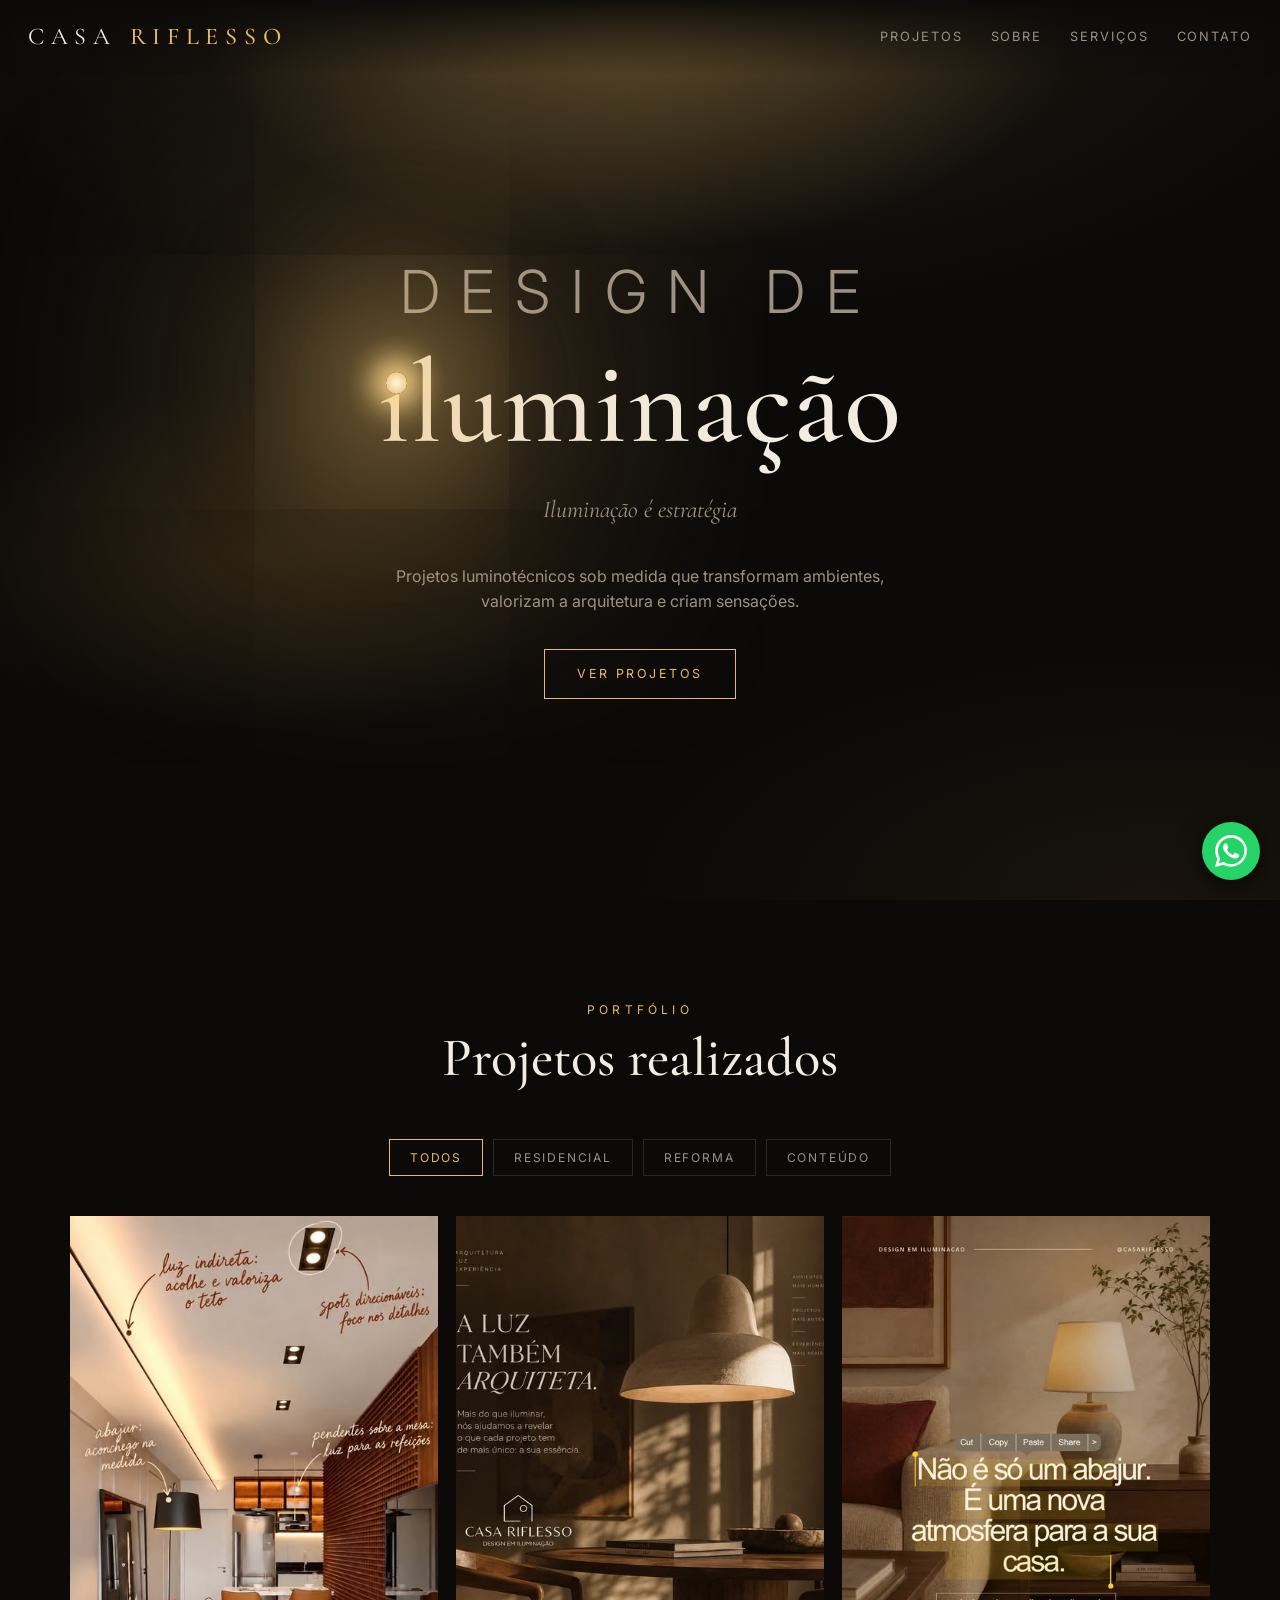
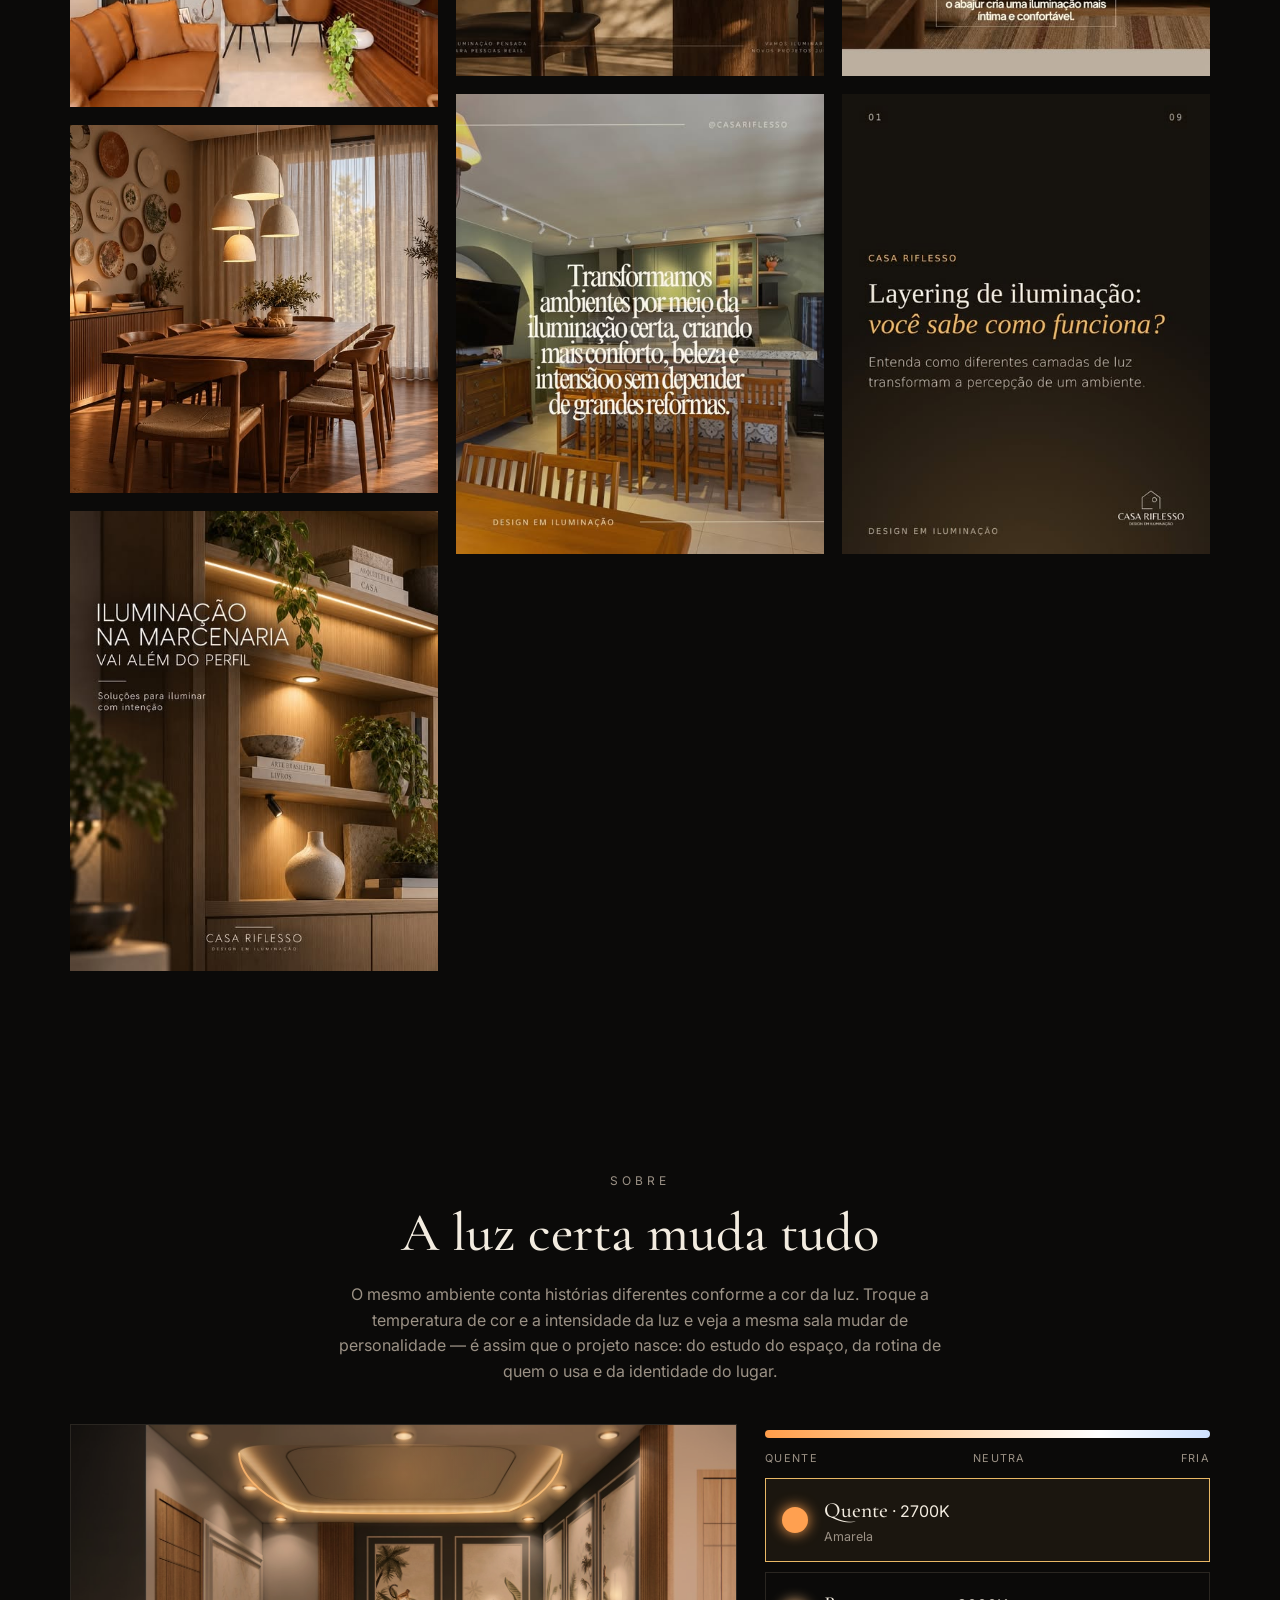
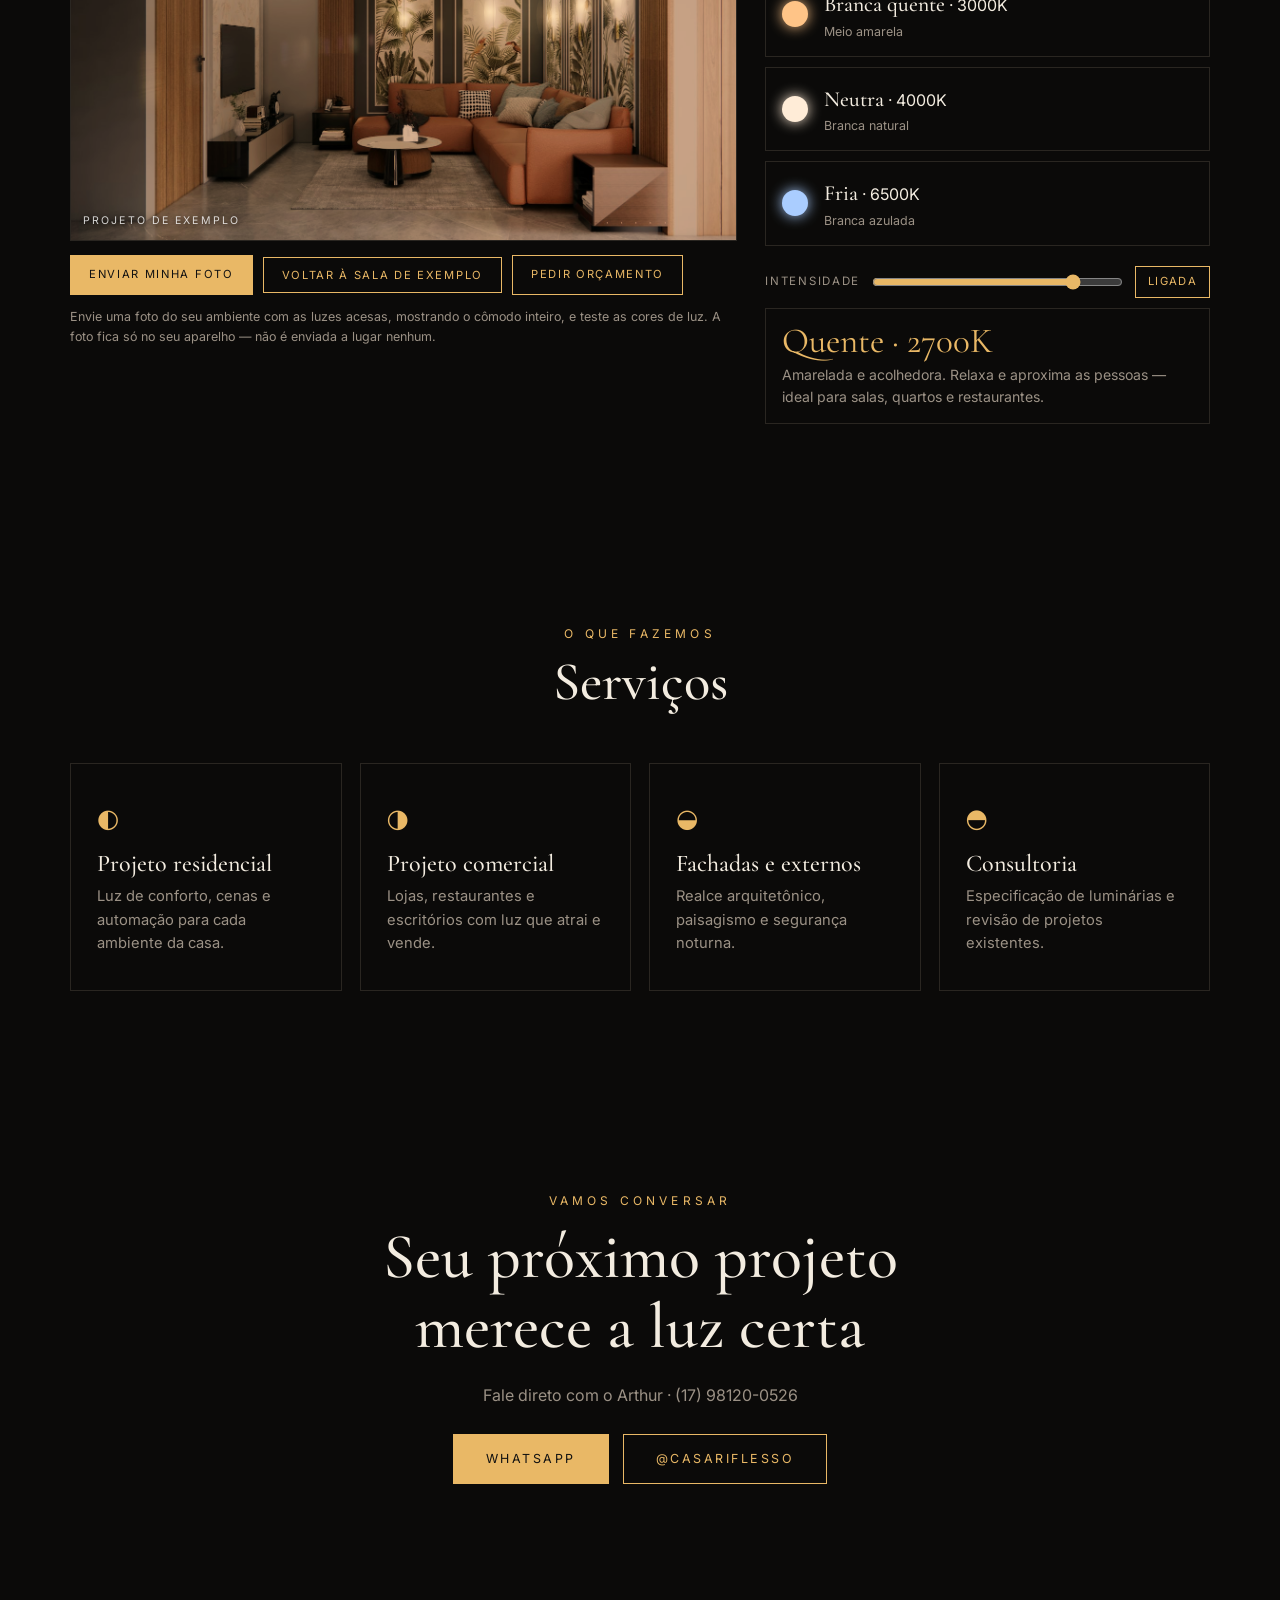
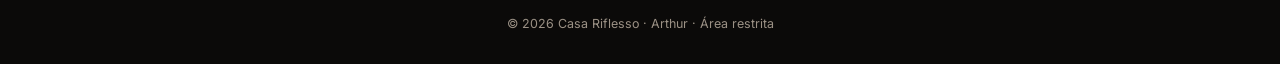
<file: index.html>
<!doctype html>
<html lang="pt-BR">
<head>
<meta charset="utf-8">
<meta name="viewport" content="width=device-width,initial-scale=1">
<title>Casa Riflesso | Design de Iluminação</title>
<meta name="description" content="Iluminação é estratégia. Projetos luminotécnicos para casa e comércio.">
<link rel="preconnect" href="https://fonts.googleapis.com">
<link href="https://fonts.googleapis.com/css2?family=Cormorant+Garamond:ital,wght@0,400;0,500;1,400&family=Inter:wght@300;400&display=swap" rel="stylesheet">
<link rel="stylesheet" href="style.css">
</head>
<body>
<nav>
  <a href="#" class="logo">Casa <b>Riflesso</b></a>
  <ul><li><a href="#projetos">Projetos</a></li><li><a href="#sobre">Sobre</a></li><li><a href="#servicos">Serviços</a></li><li><a href="#contato">Contato</a></li></ul>
</nav>

<header class="hero">
  <div>
    <h1 aria-label="Design de iluminação"><span class="l1" aria-hidden="true">Design de</span><span aria-hidden="true"><span class="dot-i">ı</span>luminação</span></h1>
    <p class="hero-tag">Iluminação é estratégia</p>
    <p>Projetos luminotécnicos sob medida que transformam ambientes, valorizam a arquitetura e criam sensações.</p>
    <a href="#projetos" class="btn">Ver projetos</a>
  </div>
</header>

<section id="projetos">
  <div class="wrap">
    <div class="sec-title reveal"><p class="eyebrow">Portfólio</p><h2>Projetos realizados</h2></div>
    <div class="filters" id="filters"></div>
    <div class="grid" id="grid"></div>
  </div>
</section>

<section class="about" id="sobre">
  <div class="wrap">
    <div class="intro reveal">
      <p class="eyebrow">Sobre</p>
      <h2>A luz certa muda tudo</h2>
      <p>O mesmo ambiente conta histórias diferentes conforme a cor da luz. Troque a temperatura de cor e a intensidade da luz e veja a mesma sala mudar de personalidade — é assim que o projeto nasce: do estudo do espaço, da rotina de quem o usa e da identidade do lugar.</p>
    </div>
    <div class="lab reveal">
      <div class="left"><div class="stage" id="stage"><img id="photo" src="assets/sala.jpg" alt="Sala de estar com iluminação ajustável"><div class="tint"></div><canvas id="ucv" aria-label="Sua foto com a luz simulada"></canvas><div class="lights" id="lights"></div><span class="tag" id="tag">Projeto de exemplo</span></div>
        <div class="upl">
          <label class="btn sm solid" for="file">Enviar minha foto</label><input type="file" id="file" accept="image/*" hidden>
          
          <button class="btn sm" id="reset" hidden>Voltar à sala de exemplo</button>
          <a class="btn sm" id="wa" href="#" target="_blank" rel="noopener">Pedir orçamento</a>
          <p class="upnote" id="upnote">Envie uma foto do seu ambiente com as luzes acesas, mostrando o cômodo inteiro, e teste as cores de luz. A foto fica só no seu aparelho — não é enviada a lugar nenhum.</p>
        </div></div>
      <div class="ctrl" id="ctrl">
        <div class="kbar"></div><div class="kscale"><span>Quente</span><span>Neutra</span><span>Fria</span></div>
        <div id="temps"></div>
        <div class="dim"><span>Intensidade</span><input type="range" id="dim" min="15" max="100" value="85" aria-label="Intensidade da luz"><button class="pw on" id="pw">Ligada</button></div>
        <div class="info"><div class="k" id="ik"></div><p id="id"></p></div>
      </div>
    </div>
  </div>
</section>
<section id="servicos">
  <div class="wrap">
    <div class="sec-title reveal"><p class="eyebrow">O que fazemos</p><h2>Serviços</h2></div>
    <div class="services">
      <div class="svc reveal"><i>◐</i><h3>Projeto residencial</h3><p>Luz de conforto, cenas e automação para cada ambiente da casa.</p></div>
      <div class="svc reveal"><i>◑</i><h3>Projeto comercial</h3><p>Lojas, restaurantes e escritórios com luz que atrai e vende.</p></div>
      <div class="svc reveal"><i>◒</i><h3>Fachadas e externos</h3><p>Realce arquitetônico, paisagismo e segurança noturna.</p></div>
      <div class="svc reveal"><i>◓</i><h3>Consultoria</h3><p>Especificação de luminárias e revisão de projetos existentes.</p></div>
    </div>
  </div>
</section>

<section class="contact" id="contato">
  <div class="wrap reveal">
    <p class="eyebrow">Vamos conversar</p>
    <h2>Seu próximo projeto<br>merece a luz certa</h2>
    <p style="color:var(--mute);margin:-8px 0 26px">Fale direto com o Arthur · (17) 98120-0526</p><div class="btns">
      <a class="btn solid" href="https://wa.me/5517981200526?text=Ol%C3%A1%20Arthur%2C%20vi%20seu%20site%20e%20gostaria%20de%20um%20or%C3%A7amento%20de%20ilumina%C3%A7%C3%A3o." target="_blank" rel="noopener">WhatsApp</a>
      <a class="btn" href="https://www.instagram.com/casariflesso/" target="_blank" rel="noopener">@casariflesso</a>
    </div>
  </div>
</section>

<footer>© <span id="y"></span> Casa Riflesso · Arthur · <a href="admin.html">Área restrita</a></footer>
<a class="wpp" href="https://wa.me/5517981200526?text=Ol%C3%A1%20Arthur%2C%20vim%20pelo%20site%20e%20gostaria%20de%20conversar%20sobre%20um%20projeto." target="_blank" rel="noopener" aria-label="Chamar no WhatsApp"><svg viewBox="0 0 24 24" width="32" height="32" fill="#fff" aria-hidden="true"><path d="M17.47 14.38c-.3-.15-1.76-.87-2.03-.97-.27-.1-.47-.15-.67.15-.2.3-.77.97-.94 1.16-.17.2-.35.22-.64.08-.3-.15-1.26-.47-2.4-1.49-.9-.8-1.5-1.77-1.66-2.07-.17-.3-.02-.46.13-.6.14-.14.3-.35.45-.52.15-.18.2-.3.3-.5.1-.2.05-.38-.02-.53-.08-.15-.67-1.62-.92-2.2-.24-.58-.49-.5-.67-.51h-.57c-.2 0-.52.08-.8.38-.27.3-1.04 1.02-1.04 2.48s1.07 2.87 1.22 3.07c.15.2 2.1 3.2 5.1 4.48.71.31 1.27.5 1.7.63.72.23 1.37.2 1.88.12.57-.09 1.77-.72 2.02-1.42.25-.7.25-1.3.17-1.42-.07-.13-.27-.2-.57-.35M12.05 21.8h-.01a9.9 9.9 0 0 1-5.03-1.38l-.36-.21-3.75.98 1-3.65-.24-.37a9.86 9.86 0 0 1-1.5-5.26c0-5.45 4.45-9.88 9.94-9.88 2.65 0 5.14 1.03 7.02 2.9a9.82 9.82 0 0 1 2.9 6.99c0 5.44-4.46 9.88-9.97 9.88M20.5 3.45A11.8 11.8 0 0 0 12.05 0C5.46 0 .1 5.33.1 11.9c0 2.1.55 4.14 1.6 5.94L0 24l6.34-1.65a11.9 11.9 0 0 0 5.7 1.45h.01c6.58 0 11.94-5.34 11.95-11.9 0-3.18-1.24-6.17-3.5-8.41"/></svg></a>

<div class="lb" id="lb"><button class="x" onclick="closeLb()" aria-label="Fechar">×</button>
  <div class="box"><div class="main" id="lbMain"></div><div class="thumbs" id="lbThumbs"></div><h3 id="lbT"></h3><p id="lbD"></p></div></div>

<script src="data.js"></script>
<script src="luz.js"></script>
<script>
const projects = loadProjects();
const grid = document.getElementById('grid'), filters = document.getElementById('filters');
document.getElementById('y').textContent = new Date().getFullYear();
let cur = 'Todos';
function render() {
  const cats = ['Todos', ...new Set(projects.map(p => p.cat))];
  filters.innerHTML = cats.map(c => `<button class="${c===cur?'on':''}" data-c="${esc(c)}">${esc(c)}</button>`).join('');
  grid.innerHTML = projects.map((p,i) => ({p,i})).filter(({p}) => cur==='Todos'||p.cat===cur).map(({p,i}) =>
    `<div class="card" data-i="${i}"><div class="img" style="--r:${esc(p.r||'4/5')};background-image:url('${esc(p.imgs[0])}')"></div><div class="cap"><small>${esc(p.cat)}</small><h3>${esc(p.title)}</h3></div></div>`).join('')
    || '<p style="text-align:center;color:var(--mute)">Nenhum projeto ainda.</p>';
}
filters.onclick = e => { if (e.target.dataset.c) { cur = e.target.dataset.c; render(); } };
grid.onclick = e => { const c = e.target.closest('.card'); if (c) openLb(+c.dataset.i); };
function openLb(i) {
  const p = projects[i];
  const show = k => { lbMain.style.backgroundImage = `url('${p.imgs[k]}')`; [...lbThumbs.children].forEach((t,j)=>t.classList.toggle('on',j===k)); };
  lbThumbs.innerHTML = p.imgs.map((u,k)=>`<div style="background-image:url('${esc(u)}')"></div>`).join('');
  [...lbThumbs.children].forEach((t,k)=>t.onclick=()=>show(k));
  lbT.textContent = p.title; lbD.textContent = p.desc; show(0); lb.classList.add('open');
}
function closeLb(){ lb.classList.remove('open'); }
lb.onclick = e => { if (e.target===lb) closeLb(); };
addEventListener('keydown', e => e.key==='Escape' && closeLb());
render();
const io = new IntersectionObserver(es => es.forEach(e => e.isIntersecting && e.target.classList.add('in')), {threshold:.15});
document.querySelectorAll('.reveal').forEach(el => io.observe(el));
</script>
</body>
</html>
</file>
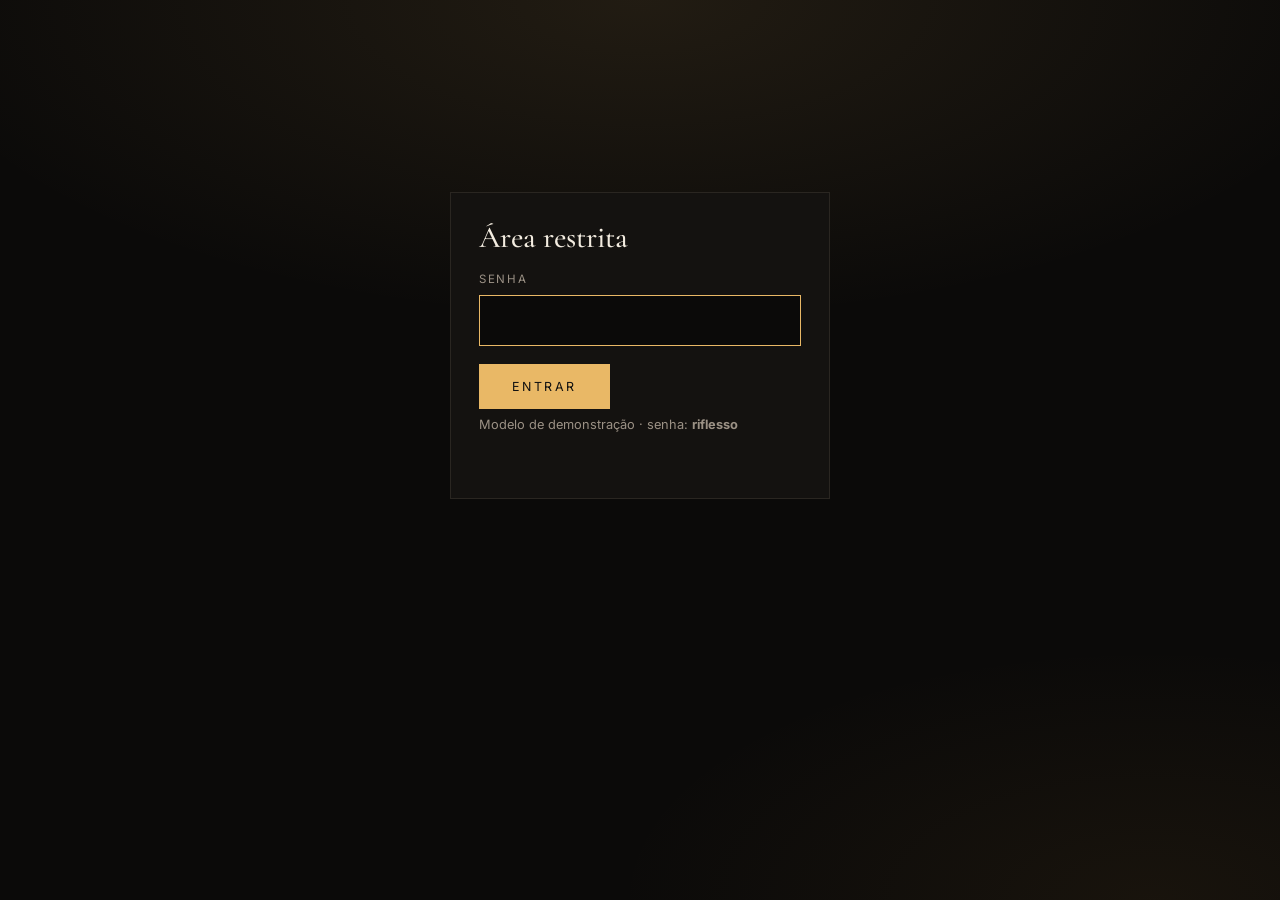
<file: admin.html>
<!doctype html>
<html lang="pt-BR">
<head>
<meta charset="utf-8">
<meta name="viewport" content="width=device-width,initial-scale=1">
<title>Admin | Casa Riflesso</title>
<meta name="robots" content="noindex">
<link href="https://fonts.googleapis.com/css2?family=Cormorant+Garamond:wght@500&family=Inter:wght@300;400&display=swap" rel="stylesheet">
<link rel="stylesheet" href="style.css">
<style>
body{padding:30px 0 80px}
.panel{background:var(--bg2);border:1px solid var(--line);padding:28px;margin-bottom:22px}
.panel h2{font-size:1.9rem;margin-bottom:16px}
label{display:block;font-size:.72rem;letter-spacing:.15em;text-transform:uppercase;color:var(--mute);margin:14px 0 6px}
input,textarea,select{width:100%;background:var(--bg);border:1px solid var(--line);color:var(--ink);padding:12px;font:inherit}
input:focus,textarea:focus,select:focus{outline:0;border-color:var(--gold)}
textarea{min-height:90px;resize:vertical}
.hint{font-size:.8rem;color:var(--mute);margin-top:6px}
.row{display:flex;gap:12px;flex-wrap:wrap;margin-top:18px}
.item{display:flex;gap:14px;align-items:center;padding:12px 0;border-top:1px solid var(--line)}
.item .t{width:64px;height:64px;background-size:cover;background-position:center;flex:none}
.item div:nth-child(2){flex:1}.item small{color:var(--gold)}
.btn.sm{padding:8px 16px}
.btn.red{border-color:#c0564a;color:#e07a6e}.btn.red:hover{background:#c0564a;color:#fff}
#login{max-width:380px;margin:18vh auto}
.top{display:flex;justify-content:space-between;align-items:center;margin-bottom:26px}
.msg{color:var(--gold);margin-top:12px;min-height:1.4em}
.prev{display:flex;gap:8px;margin-top:10px;flex-wrap:wrap}.prev img{width:70px;height:70px;object-fit:cover}
</style>
</head>
<body>
<div class="wrap">

<div id="login" class="panel">
  <h2>Área restrita</h2>
  <label>Senha</label><input type="password" id="pw" autofocus>
  <div class="row"><button class="btn solid" onclick="login()">Entrar</button></div>
  <p class="hint">Modelo de demonstração · senha: <b>riflesso</b></p>
  <p class="msg" id="lm"></p>
</div>

<div id="app" hidden>
  <div class="top"><a href="index.html" class="logo">Casa <b>Riflesso</b> · Admin</a><div><a href="index.html" class="btn sm">Ver site</a> <button class="btn sm red" onclick="logout()">Sair</button></div></div>

  <div class="panel">
    <h2 id="ft">Novo projeto</h2>
    <label>Título</label><input id="title" placeholder="Ex.: Residência Jardins">
    <label>Categoria</label><input id="cat" list="cats" placeholder="Residencial, Comercial, Externo…"><datalist id="cats"></datalist>
    <label>Descrição</label><textarea id="desc"></textarea>
    <label>Fotos do Google Drive (um link por linha)</label>
    <textarea id="imgs" placeholder="https://drive.google.com/file/d/XXXX/view?usp=sharing"></textarea>
    <p class="hint">No Drive: clique direito na foto → Compartilhar → "Qualquer pessoa com o link" → Copiar link. Cole aqui. Também aceita links de imagem comuns.</p>
    <div class="prev" id="prev"></div>
    <div class="row"><button class="btn solid" onclick="save()">Publicar projeto</button><button class="btn" onclick="resetForm()">Limpar</button></div>
    <p class="msg" id="m"></p>
  </div>

  <div class="panel">
    <h2>Projetos publicados</h2>
    <div id="list"></div>
    <div class="row">
      <button class="btn sm" onclick="exportJson()">Exportar backup (.json)</button>
      <label class="btn sm" style="margin:0;cursor:pointer">Importar backup<input type="file" accept=".json" hidden onchange="importJson(this)"></label>
      <button class="btn sm red" onclick="if(confirm('Voltar aos projetos de exemplo?')){localStorage.removeItem(KEY);load()}">Restaurar exemplos</button>
    </div>
  </div>
</div>
</div>
<script src="data.js"></script>
<script>
const PW = 'riflesso', $ = id => document.getElementById(id);
let list = [], editing = null;
function login() {
  if ($('pw').value === PW) { sessionStorage.cr_auth = 1; show(); } else $('lm').textContent = 'Senha incorreta.';
}
$('pw').onkeydown = e => e.key === 'Enter' && login();
function logout() { sessionStorage.removeItem('cr_auth'); location.reload(); }
function show() { $('login').hidden = true; $('app').hidden = false; load(); }
function load() {
  list = loadProjects();
  $('cats').innerHTML = [...new Set(list.map(p => p.cat))].map(c => `<option value="${esc(c)}">`).join('');
  $('list').innerHTML = list.map((p, i) => `<div class="item"><div class="t" style="background-image:url('${esc(p.imgs[0])}')"></div><div><small>${esc(p.cat)}</small><br>${esc(p.title)} <span class="hint">· ${p.imgs.length} foto(s)</span></div><button class="btn sm" onclick="edit(${i})">Editar</button><button class="btn sm red" onclick="del(${i})">Excluir</button></div>`).join('') || '<p class="hint">Nenhum projeto.</p>';
}
$('imgs').oninput = () => {
  $('prev').innerHTML = $('imgs').value.split('\n').filter(l => l.trim()).map(l => `<img src="${esc(driveImg(l))}" alt="" onerror="this.style.opacity=.2">`).join('');
};
function save() {
  const imgs = $('imgs').value.split('\n').map(l => l.trim()).filter(Boolean).map(driveImg);
  if (!$('title').value.trim() || !imgs.length) { $('m').textContent = 'Preencha o título e ao menos 1 foto.'; return; }
  const p = { id: editing ?? 'p' + Date.now(), title: $('title').value.trim(), cat: $('cat').value.trim() || 'Geral', desc: $('desc').value.trim(), imgs, r: '4/5' };
  if (editing !== null) { const i = list.findIndex(x => x.id === editing); list[i] = { ...list[i], ...p }; } else list.unshift(p);
  saveProjects(list); resetForm(); load(); $('m').textContent = 'Publicado! Já aparece no site.';
}
function edit(i) {
  const p = list[i]; editing = p.id; $('ft').textContent = 'Editando projeto';
  $('title').value = p.title; $('cat').value = p.cat; $('desc').value = p.desc;
  $('imgs').value = p.imgs.join('\n'); $('imgs').oninput(); scrollTo({ top: 0, behavior: 'smooth' });
}
function del(i) { if (confirm('Excluir "' + list[i].title + '"?')) { list.splice(i, 1); saveProjects(list); load(); } }
function resetForm() { editing = null; $('ft').textContent = 'Novo projeto'; ['title', 'cat', 'desc', 'imgs'].forEach(k => $(k).value = ''); $('prev').innerHTML = ''; $('m').textContent = ''; }
function exportJson() {
  const a = document.createElement('a');
  a.href = URL.createObjectURL(new Blob([JSON.stringify(list, null, 2)], { type: 'application/json' }));
  a.download = 'projetos-casa-riflesso.json'; a.click();
}
function importJson(inp) {
  const f = inp.files[0]; if (!f) return;
  f.text().then(t => { try { const d = JSON.parse(t); if (!Array.isArray(d)) throw 0; saveProjects(d); load(); } catch { alert('Arquivo inválido.'); } });
}
if (sessionStorage.cr_auth) show();
</script>
</body>
</html>
</file>
<file: style.css>
:root{--bg:#0b0a09;--bg2:#141210;--ink:#f3ece0;--mute:#9b9185;--gold:#e9b866;--gold2:#c98f3a;--line:#2a2621}
*{box-sizing:border-box;margin:0;padding:0}
html{scroll-behavior:smooth}
body{background-color:var(--bg);background-image:radial-gradient(ellipse 90% 55% at 50% 0%,#e9b8661a,transparent 65%),radial-gradient(ellipse 60% 40% at 90% 100%,#c98f3a12,transparent 70%);background-attachment:fixed;color:var(--ink);font-family:'Inter',system-ui,sans-serif;line-height:1.6;overflow-x:hidden}
h1,h2,h3{font-family:'Cormorant Garamond',Georgia,serif;font-weight:500;line-height:1.1}
a{color:inherit;text-decoration:none}
.wrap{max-width:1180px;margin:0 auto;padding:0 20px}
nav{position:fixed;top:0;left:0;right:0;z-index:50;display:flex;justify-content:space-between;align-items:center;padding:18px 28px;background:linear-gradient(#0b0a09ee,#0b0a0900);backdrop-filter:blur(6px)}
.logo{font-family:'Cormorant Garamond',serif;font-size:1.5rem;letter-spacing:.28em;text-transform:uppercase}
.logo b{color:var(--gold);font-weight:500}
nav ul{display:flex;gap:28px;list-style:none;font-size:.8rem;letter-spacing:.15em;text-transform:uppercase;color:var(--mute)}
nav ul a:hover{color:var(--gold)}
@media(max-width:640px){nav ul li:not(:last-child){display:none}.logo{font-size:1.1rem}}
.hero{min-height:100vh;display:grid;place-items:center;text-align:center;position:relative;padding:120px 20px 80px;
background:radial-gradient(ellipse 50% 40% at 50% 0%,#e9b86655,transparent 70%),radial-gradient(ellipse 40% 28% at 20% 62%,#c98f3a22,transparent 70%)}
@keyframes pulse{50%{box-shadow:0 0 70px 30px #e9b866aa}}
.eyebrow{font-size:.75rem;letter-spacing:.35em;text-transform:uppercase;color:var(--gold)}
.hero h1{font-size:clamp(2.8rem,8vw,6.2rem);margin:18px 0 22px}
.hero h1 em{color:var(--gold);font-style:italic}
.hero p{max-width:520px;margin:0 auto 34px;color:var(--mute)}
.btn{display:inline-block;padding:14px 32px;border:1px solid var(--gold);color:var(--gold);font-size:.78rem;letter-spacing:.2em;text-transform:uppercase;transition:.3s;cursor:pointer;background:none;font-family:inherit}
.btn:hover,.btn.solid{background:var(--gold);color:#111}
.btn.solid:hover{background:var(--gold2)}
section{padding:100px 0}
.sec-title{text-align:center;margin-bottom:50px}
.sec-title h2{font-size:clamp(2rem,5vw,3.4rem);margin-top:10px}
.filters{display:flex;gap:10px;justify-content:center;flex-wrap:wrap;margin-bottom:40px}
.filters button{background:none;border:1px solid var(--line);color:var(--mute);padding:8px 20px;font:inherit;font-size:.75rem;letter-spacing:.15em;text-transform:uppercase;cursor:pointer;transition:.3s}
.filters button.on,.filters button:hover{border-color:var(--gold);color:var(--gold)}
.grid{columns:3 300px;column-gap:18px}
.card{break-inside:avoid;margin-bottom:18px;position:relative;overflow:hidden;cursor:pointer;background:var(--bg2)}
.card .img{width:100%;display:block;aspect-ratio:var(--r,4/5);background-size:cover;background-position:center;transition:transform .8s}
.card:hover .img{transform:scale(1.07)}
.card .cap{position:absolute;inset:auto 0 0 0;padding:60px 22px 20px;background:linear-gradient(transparent,#000d);transform:translateY(30%);opacity:0;transition:.4s}
.card:hover .cap{transform:none;opacity:1}
.cap small{color:var(--gold);letter-spacing:.2em;text-transform:uppercase;font-size:.68rem}
.cap h3{font-size:1.6rem}
.about{background:none}
.about h2{font-size:clamp(2rem,4vw,3rem);margin:12px 0 20px}
.about p{color:var(--mute);margin-bottom:14px}
.services{display:grid;grid-template-columns:repeat(auto-fit,minmax(240px,1fr));gap:18px}
.svc{border:1px solid var(--line);padding:34px 26px;transition:.3s}
.svc:hover{border-color:var(--gold);transform:translateY(-4px)}
.svc i{font-style:normal;font-size:1.6rem;color:var(--gold)}
.svc h3{font-size:1.5rem;margin:12px 0 8px}
.svc p{color:var(--mute);font-size:.92rem}
.contact{text-align:center}
.contact h2{font-size:clamp(2.2rem,6vw,4rem);margin:12px 0 28px}
.contact .btns{display:flex;gap:14px;justify-content:center;flex-wrap:wrap}
footer{text-align:center;padding:30px;color:var(--mute);font-size:.78rem}
footer a:hover{color:var(--gold)}
/* lightbox */
.lb{position:fixed;inset:0;background:#000e;z-index:100;display:none;place-items:center;padding:20px;overflow:auto}
.lb.open{display:grid}
.lb .box{max-width:900px;width:100%}
.lb .main{width:100%;aspect-ratio:16/10;background-size:contain;background-repeat:no-repeat;background-position:center;background-color:#111}
.lb .thumbs{display:flex;gap:8px;margin:10px 0;overflow-x:auto}
.lb .thumbs div{width:80px;height:56px;flex:none;background-size:cover;cursor:pointer;opacity:.5;border:1px solid transparent}
.lb .thumbs div.on{opacity:1;border-color:var(--gold)}
.lb h3{font-size:2rem;margin-top:8px}.lb p{color:var(--mute)}
.lb .x{position:fixed;top:16px;right:24px;font-size:2.2rem;cursor:pointer;color:var(--ink);background:none;border:0}
.reveal{opacity:0;transform:translateY(26px);transition:1s}.reveal.in{opacity:1;transform:none}
.wpp{position:fixed;right:20px;bottom:20px;z-index:60;width:58px;height:58px;border-radius:50%;background:#25d366;display:grid;place-items:center;box-shadow:0 6px 24px #0008;animation:wp 2.5s infinite}.wpp:hover{transform:scale(1.08)}@keyframes wp{0%{box-shadow:0 0 0 0 #25d36688}70%{box-shadow:0 0 0 18px #25d36600}100%{box-shadow:0 0 0 0 #25d36600}}
/* hero: bolinha de luz = pingo do "i" */
.hero h1{font-size:clamp(3rem,10vw,7.4rem);margin:18px 0 22px;letter-spacing:.01em}
.hero h1 .l1{display:block;font-size:.5em;letter-spacing:.35em;text-transform:uppercase;color:var(--mute);font-family:'Inter',sans-serif;font-weight:300;margin-bottom:.25em}
.hero h1 .l1 + span{display:inline}
.dot-i{position:relative;display:inline-block}
.dot-i::after{content:"";position:absolute;left:58%;top:.28em;width:.18em;height:.18em;margin-left:-.09em;border-radius:50%;background:radial-gradient(circle,#fff6dc,var(--gold));box-shadow:0 0 .25em .12em #ffd98a,0 0 1.2em .5em #e9b86688,0 0 4em 1.4em #e9b86644;animation:pulse 4s ease-in-out infinite}
@keyframes pulse{50%{filter:brightness(1.35)}}
.hero-tag{font-family:'Cormorant Garamond',serif;font-style:italic;font-size:1.5rem;color:var(--gold);margin-bottom:12px}

/* sala 3D */
.about{background:none}
.about .intro{max-width:620px;margin:0 auto 40px;text-align:center}
.about h2{font-size:clamp(2rem,5vw,3.4rem);margin:12px 0 18px}
.about .intro p{color:var(--mute)}
.lab{display:grid;grid-template-columns:1.5fr 1fr;gap:28px;align-items:stretch}
@media(max-width:860px){.lab{grid-template-columns:1fr}}
.stage{position:relative;overflow:hidden;border:1px solid var(--line);background:#050403;aspect-ratio:1400/875;align-self:start;--lc:255,170,95;--li:.85}
.stage img{position:absolute;inset:0;width:100%;height:100%;object-fit:cover;display:block;filter:brightness(calc(.26 + var(--li)*.8)) saturate(calc(.7 + var(--li)*.35));transition:filter .6s}
.tint{position:absolute;inset:0;background:rgb(var(--lc));mix-blend-mode:multiply;opacity:.55;transition:background .6s}
.lights{position:absolute;inset:0;mix-blend-mode:screen;pointer-events:none}
.lt{position:absolute;transform:translate(-50%,-50%);border-radius:50%;background:radial-gradient(circle,rgba(var(--lc),calc(var(--li)*.95)) 0,rgba(var(--lc),calc(var(--li)*.32)) 38%,transparent 70%);transition:background .6s}
.lights svg{position:absolute;inset:0;width:100%;height:100%}
.cv1,.cv2{fill:none;stroke-linecap:round;stroke-linejoin:round;transition:stroke .6s}
.cv1{stroke:rgba(var(--lc),calc(var(--li)*.85));stroke-width:18;filter:url(#b1)}
.cv2{stroke:rgba(var(--lc),var(--li));stroke-width:4;filter:url(#b2)}
.stage .tag{position:absolute;left:12px;bottom:10px;font-size:.66rem;letter-spacing:.2em;text-transform:uppercase;color:#fffc;text-shadow:0 1px 6px #000;pointer-events:none}.ctrl{display:flex;flex-direction:column;gap:10px}
.temp{display:block;text-align:left;width:100%;background:none;border:1px solid var(--line);color:var(--ink);padding:14px 16px;font:inherit;cursor:pointer;transition:.3s;position:relative;padding-left:58px}
.temp::before{content:"";position:absolute;left:16px;top:50%;width:26px;height:26px;margin-top:-13px;border-radius:50%;background:var(--sw);box-shadow:0 0 14px var(--sw)}
.temp b{font-family:'Cormorant Garamond',serif;font-size:1.35rem;font-weight:500}
.temp small{display:block;color:var(--mute);font-size:.78rem}
.temp.on,.temp:hover{border-color:var(--gold);background:#e9b86612}
.kbar{height:8px;border-radius:4px;background:linear-gradient(90deg,#ff9d4a,#ffc487,#ffe3c6,#fff,#cfe2ff);margin:6px 0 2px}
.kscale{display:flex;justify-content:space-between;font-size:.68rem;letter-spacing:.12em;color:var(--mute);text-transform:uppercase}
.info{border:1px solid var(--line);padding:14px 16px;background:var(--bg)}
.info .k{font-family:'Cormorant Garamond',serif;font-size:2.2rem;color:var(--gold);line-height:1}
.info p{color:var(--mute);font-size:.88rem;margin:6px 0 0}
.dim{display:flex;align-items:center;gap:12px;font-size:.72rem;letter-spacing:.15em;text-transform:uppercase;color:var(--mute)}
.dim input{flex:1;accent-color:var(--gold);padding:0;border:0}
.pw{background:none;border:1px solid var(--line);color:var(--mute);padding:6px 12px;cursor:pointer;font:inherit;font-size:.7rem;letter-spacing:.12em;text-transform:uppercase}
.pw.on{border-color:var(--gold);color:var(--gold)}
/* upload da foto do visitante */
.left{align-self:start;min-width:0}
.btn.sm{padding:10px 18px;font-size:.7rem;letter-spacing:.15em}
.upl{display:flex;flex-wrap:wrap;gap:10px;align-items:center;margin-top:14px}
.upl .btn{margin:0}
.upnote{flex-basis:100%;font-size:.78rem;color:var(--mute);margin:2px 0 0}
.upnote.err{color:#e07a6e}
.stage.user .lights{display:none}
.stage canvas{position:absolute;inset:0;width:100%;height:100%;object-fit:cover;display:none}
.stage.user canvas{display:block}
.stage.user img,.stage.user .tint,.stage.user .lights{display:none}
</file>
